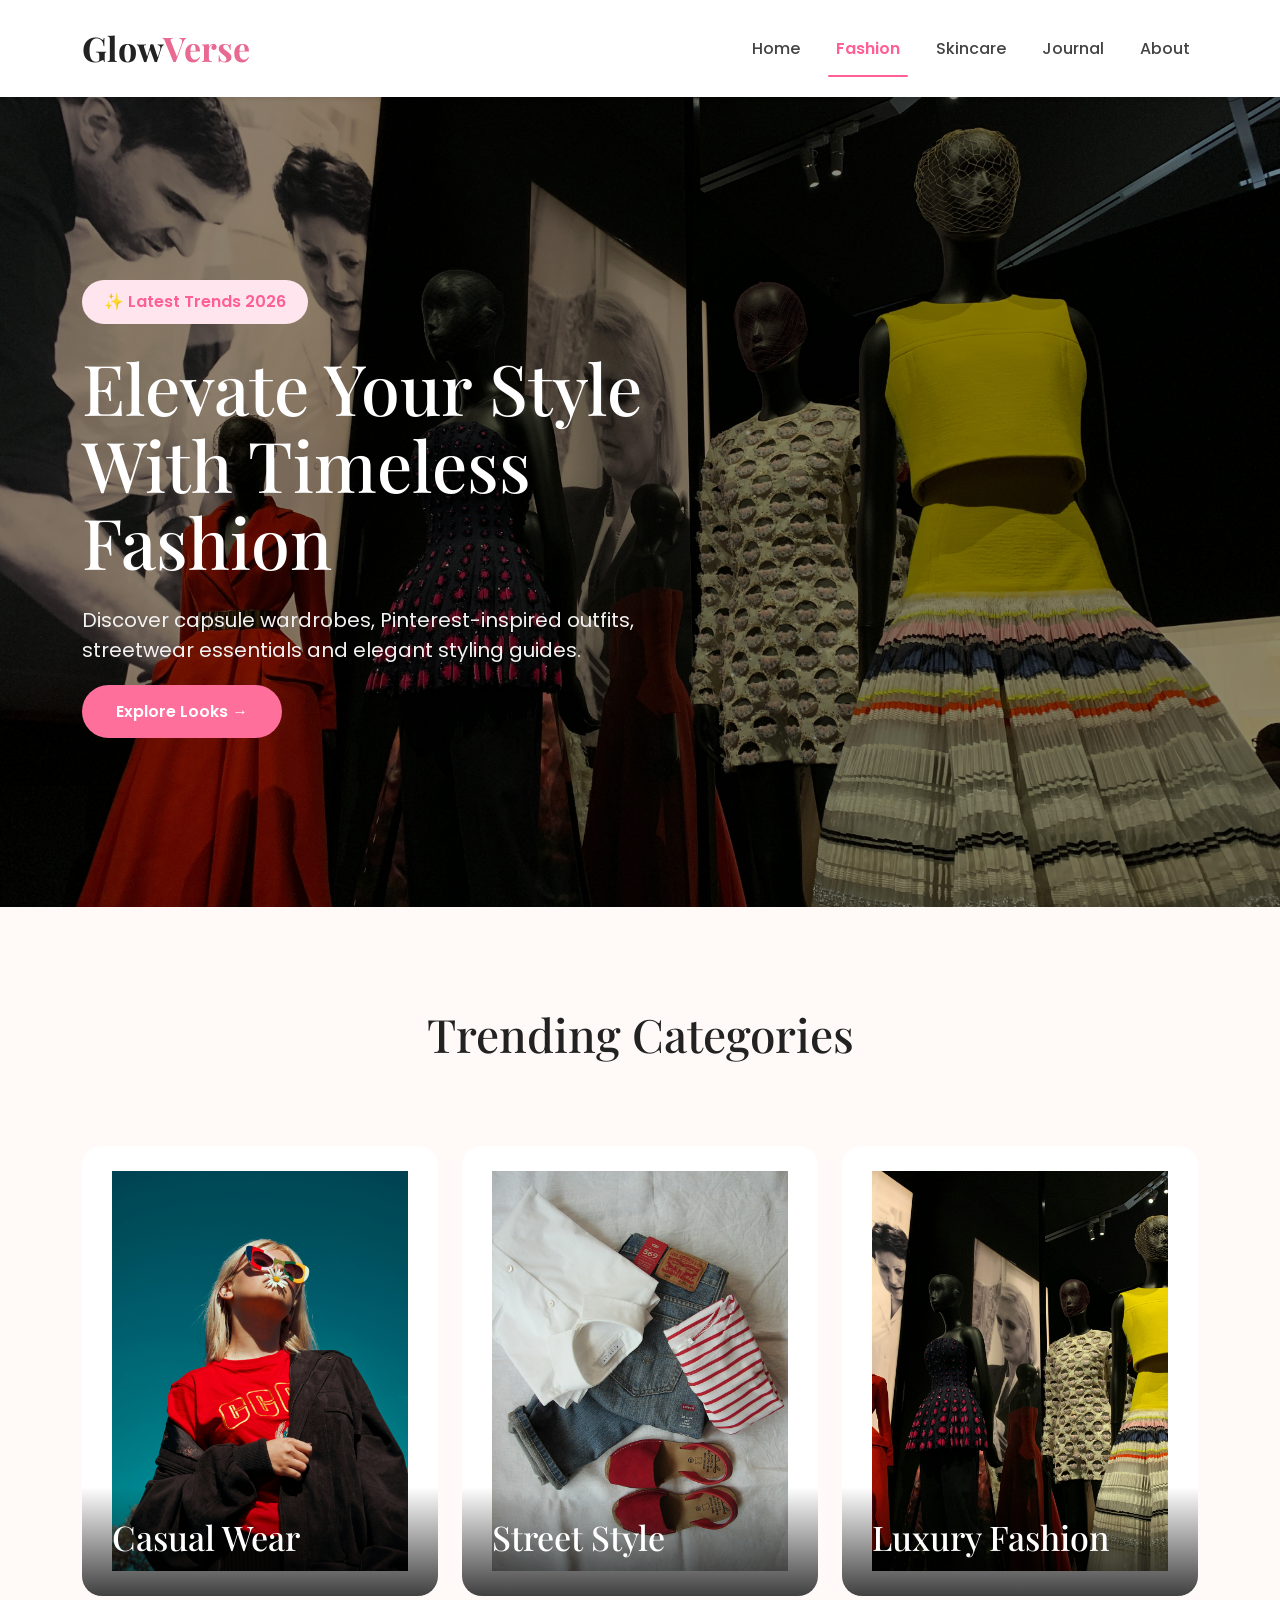
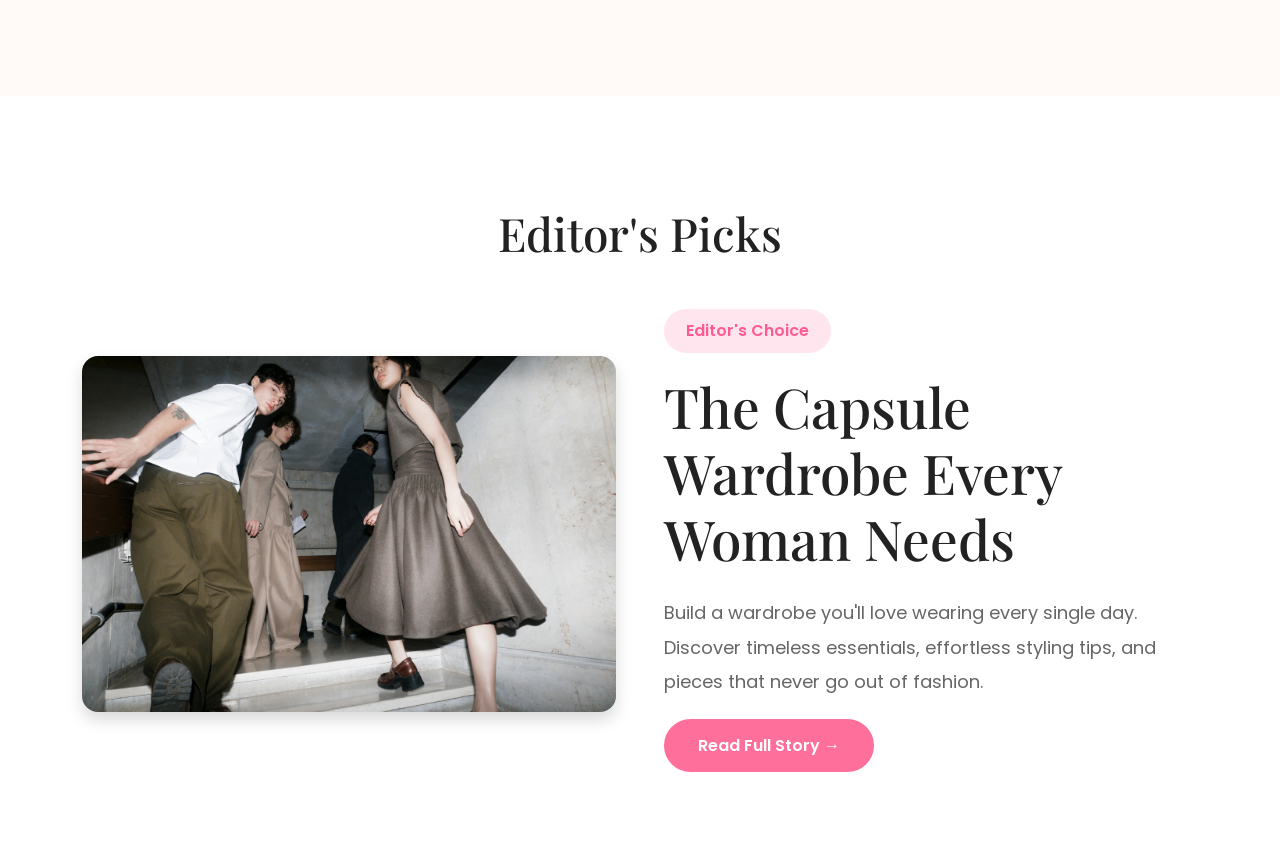
<file: fashion.html>
<!DOCTYPE html>
<html lang="en">

<head>

<meta charset="UTF-8">

<meta name="viewport"
content="width=device-width, initial-scale=1.0">

<title>Fashion | GlowVerse</title>

<link href="https://cdn.jsdelivr.net/npm/bootstrap@5.3.3/dist/css/bootstrap.min.css" rel="stylesheet">

<link href="https://fonts.googleapis.com/css2?family=Playfair+Display:wght@600;700&family=Poppins:wght@300;400;500;600&display=swap" rel="stylesheet">

<link rel="stylesheet" href="css/style.css">

</head>

<body>

<!-- Navbar -->
<nav class="navbar navbar-expand-lg bg-white sticky-top shadow-sm">

    <div class="container">

        <a class="navbar-brand logo" href="index.html">
            Glow<span>Verse</span>
        </a>

        <button class="navbar-toggler"
            type="button"
            data-bs-toggle="collapse"
            data-bs-target="#menu">

            <span class="navbar-toggler-icon"></span>

        </button>

        <div class="collapse navbar-collapse" id="menu">

            <ul class="navbar-nav ms-auto">

                <li class="nav-item">
                    <a class="nav-link" href="index.html">Home</a>
                </li>

                <li class="nav-item">
                    <a class="nav-link active" href="fashion.html">Fashion</a>
                </li>

                <li class="nav-item">
                    <a class="nav-link" href="skincare.html">Skincare</a>
                </li>

                <li class="nav-item">
                    <a class="nav-link" href="journal.html">Journal</a>
                </li>

                <li class="nav-item">
                    <a class="nav-link" href="about.html">About</a>
                </li>

            </ul>

        </div>

    </div>

</nav>



<section class="fashion-hero">

    <div class="container">

        <div class="fashion-content">

            <span class="hero-tag">
                ✨ Latest Trends 2026
            </span>

            <h1>
                Elevate Your Style
                With Timeless Fashion
            </h1>

            <p>

                Discover capsule wardrobes, Pinterest-inspired outfits,
                streetwear essentials and elegant styling guides.

            </p>

            <a href="#categories" class="btn-fashion">
                Explore Looks →
            </a>

        </div>

    </div>

</section>
<section id="categories" class="fashion-categories">

    <div class="container">

        <h2 class="section-title text-center">
            Trending Categories
        </h2>

        <div class="row g-4 mt-4">

            <div class="col-md-4">

                <div class="category-card">

                    <img src="images/fashion1.jpg" alt="Casual Wear">

                    <div class="category-overlay">
                        <h3>Casual Wear</h3>
                    </div>

                </div>

            </div>

            <div class="col-md-4">

                <div class="category-card">

                    <img src="images/fashion2.jpg" alt="Street Style">

                    <div class="category-overlay">
                        <h3>Street Style</h3>
                    </div>

                </div>

            </div>

            <div class="col-md-4">

                <div class="category-card">

                    <img src="images/fashion-banner.jpg" alt="Luxury Fashion">

                    <div class="category-overlay">
                        <h3>Luxury Fashion</h3>
                    </div>

                </div>

            </div>

        </div>

    </div>

</section>

<section class="editor-section">

    <div class="container">

        <h2 class="section-title text-center mb-5">
            Editor's Picks
        </h2>

        <div class="row align-items-center g-5">

            <div class="col-lg-6">

                <img src="images/fashion-editorial-1.jpg"
                     class="img-fluid rounded-4 shadow">

            </div>

            <div class="col-lg-6">

                <span class="editor-tag">
                    Editor's Choice
                </span>

                <h2 class="editor-title">

                    The Capsule Wardrobe
                    Every Woman Needs

                </h2>

                <p class="editor-text">

                    Build a wardrobe you'll love wearing every single day.
                    Discover timeless essentials, effortless styling tips,
                    and pieces that never go out of fashion.

                </p>

                <a href="#" class="btn-fashion">

                    Read Full Story →

                </a>

            </div>

        </div>

    </div>

</section>




<script src="https://cdn.jsdelivr.net/npm/bootstrap@5.3.3/dist/js/bootstrap.bundle.min.js"></script>

</body>

</html>
</file>
<file: css/style.css>
/* ===========================
   GLOWVERSE V1
=========================== */

*{
    margin:0;
    padding:0;
    box-sizing:border-box;
}

body{
    font-family:'Poppins',sans-serif;
    background:#FAF8F6;
    color:#222;
}

html{
    scroll-behavior:smooth;
}

/* NAVBAR */

.navbar{
    padding:18px 0;
    background:rgba(255,255,255,.95)!important;
    backdrop-filter:blur(12px);
}

.logo{
    font-family:'Playfair Display',serif;
    font-size:34px;
    font-weight:700;
    color:#222!important;
}

.logo span{
    color:#E86A92;
}

.nav-link{
    color:#444!important;
    font-weight:500;
    margin-left:20px;
    transition:.3s;
}

.nav-link:hover{
    color:#E86A92!important;
}

.nav-link.active{

color:#FF5F95 !important;

font-weight:600;

position:relative;

}

.nav-link.active::after{

content:"";

position:absolute;

left:0;

bottom:-8px;

width:100%;

height:2px;

background:#FF5F95;

border-radius:10px;

}
/* HERO */

.hero{

    min-height:75vh;
    padding:120px 0;

    display:flex;

    align-items:center;

    background:linear-gradient(135deg,#FFF8FA,#FFF4F1);

}

.badge-custom{

    background:#FFE6EF;

    color:#E86A92;

    padding:10px 18px;

    border-radius:40px;

    display:inline-block;

    margin-bottom:25px;

    font-size:14px;

    font-weight:600;

}

.hero h1{

    font-family:'Playfair Display',serif;

    font-size:64px;

    line-height:1.15;

    margin-bottom:25px;

}

.hero p{

    font-size:19px;

    color:#666;

    line-height:1.8;

    margin-bottom:35px;

}

.btn-main{

    background:#E86A92;

    color:white;

    padding:15px 36px;

    border-radius:50px;

    text-decoration:none;

    font-weight:600;

    transition:.3s;

}

.btn-main:hover{

    background:#d95b85;

    color:white;

    transform:translateY(-3px);

}

.hero-img{

    width:100%;

    max-width:520px;

    border-radius:30px;

    box-shadow:0 25px 60px rgba(0,0,0,.12);

}

/* SECTIONS */

.section{

    padding:100px 0;

}

.section-title{

    text-align:center;

    font-family:'Playfair Display',serif;

    font-size:46px;

    margin-bottom:60px;

}

/* CARDS */

.card-custom{

    background:white;

    border-radius:25px;

    overflow:hidden;

    box-shadow:0 15px 40px rgba(0,0,0,.08);

    transition:.4s;

}

.card-custom:hover{

    transform:translateY(-10px);

}

.card-custom img{

    width:100%;

    height:330px;

    object-fit:cover;

}

.card-custom h3{

    padding:25px 25px 10px;

    font-family:'Playfair Display',serif;

}

.card-custom p{

    padding:0 25px 30px;

    color:#666;

}

/* FOOTER */

footer{

    padding:60px;

    text-align:center;

    background:white;

    margin-top:80px;

}

/* MOBILE */

@media(max-width:992px){

/* HERO */

.hero{

padding:120px 0;

background:linear-gradient(135deg,#FFF9FA,#FFF4F0);

overflow:hidden;

}

.hero h1{

font-family:'Playfair Display',serif;

font-size:72px;

line-height:1.05;

margin:25px 0;

}

.hero p{

font-size:18px;

line-height:1.9;

color:#666;

max-width:520px;

}

.hero-buttons{

display:flex;

gap:20px;

margin-top:40px;

}

.btn-main{

background:#E86A92;

color:white;

padding:16px 38px;

border-radius:50px;

text-decoration:none;

font-weight:600;

transition:.3s;

}

.btn-main:hover{

background:#d75783;

transform:translateY(-4px);

}

.btn-outline{

padding:16px 38px;

border-radius:50px;

border:1px solid #ddd;

text-decoration:none;

color:#222;

background:white;

transition:.3s;

}

.btn-outline:hover{

background:#222;

color:white;

}

.hero-image{

position:relative;

}

.hero-img{
width:92%;
display:block;
margin:auto;
border-radius:28px;
box-shadow:0 25px 60px rgba(0,0,0,.12);
}

.floating-card{
position:absolute;
bottom:40px;
left:-35px;
background:white;
padding:18px 22px;
border-radius:18px;
box-shadow:0 20px 45px rgba(0,0,0,.15);
z-index:10;
}

.floating-card h4{

font-size:18px;

margin:8px 0;

font-family:'Playfair Display',serif;

}

.stats{
display:flex;
justify-content:flex-start;
align-items:center;
gap:60px;
margin-top:45px;
flex-wrap:nowrap;
}

.stats div{
display:flex;
flex-direction:column;
align-items:flex-start;
}

.stats h3{
font-size:42px;
font-family:'Playfair Display',serif;
margin:0;
line-height:1;
color:#222;
}

.stats span{
margin-top:8px;
font-size:15px;
color:#777;
font-weight:500;
}

.stats h3{

font-family:'Playfair Display',serif;

font-size:36px;

margin-bottom:5px;

}

.stats span{

color:#777;

font-size:14px;

}

@media(max-width:992px){

.hero{

text-align:center;

padding:80px 0;

}

.hero h1{

font-size:52px;

}

.hero-buttons{
display:flex;
gap:18px;
margin-top:35px;
align-items:center;
}

.btn-main,
.btn-outline{
display:inline-flex;
align-items:center;
justify-content:center;
padding:16px 34px;
border-radius:50px;
font-weight:600;
text-decoration:none;
transition:.3s;
min-width:190px;
height:58px;
}

.btn-main{
background:#E86A92;
color:#fff;
}

.btn-main:hover{
background:#d95784;
transform:translateY(-3px);
}

.btn-outline{
background:#fff;
color:#222;
border:1px solid #ddd;
}

.btn-outline:hover{
background:#222;
color:#fff;
}
.stats{

justify-content:center;

flex-wrap:wrap;

}

.floating-card{

left:50%;

transform:translateX(-50%);

bottom:-20px;

}

}

.section-title{

font-size:34px;

}

}

/* ==========================
FEATURED COLLECTIONS
========================== */

.collections{
    padding:100px 0;
}

.collection{

height:450px;

border-radius:25px;

overflow:hidden;

position:relative;

background-size:cover;

background-position:center;

background-repeat:no-repeat;

display:flex;

align-items:flex-end;

margin-bottom:30px;

transition:.4s;

}
.collection::before{

content:"";

position:absolute;

inset:0;

background:rgba(0,0,0,.15);

z-index:1;

}

.collection:hover{

transform:scale(1.02);

}

.collection:hover{
    background-size:110%;
}

.fashion{
    background-image:url("../images/fashion-banner.jpg");
}

.skincare{
    background-image:url("../images/skincare-banner.jpg");
}

.overlay{

position:absolute;

left:0;

bottom:0;

width:100%;

padding:40px;

background:linear-gradient(
to top,
rgba(0,0,0,.75),
rgba(0,0,0,.2),
transparent
);

color:white;

z-index:2;

}
.overlay h2{

font-size:48px;

margin-bottom:15px;

}

.overlay p{

font-size:18px;

margin-bottom:20px;

}

.overlay a{

color:white;

font-weight:600;

text-decoration:none;

}

.overlay h2{
    font-family:'Playfair Display',serif;
    font-size:48px;
}

.overlay p{
    margin:15px 0;
    font-size:18px;
}

.overlay a{
    color:white;
    text-decoration:none;
    font-weight:600;
}

/*=========================
AS SEEN IN
==========================*/

.brands{
padding:60px 0;
background:white;
text-align:center;
}

.brands-title{
font-size:14px;
letter-spacing:4px;
text-transform:uppercase;
color:#999;
margin-bottom:30px;
}

.brand-logos{
display:flex;
justify-content:center;
gap:70px;
flex-wrap:wrap;
font-family:'Playfair Display',serif;
font-size:30px;
font-weight:600;
color:#555;
}

.brand-logos span{
transition:.3s;
cursor:pointer;
}

.brand-logos span:hover{
color:#E86A92;
transform:translateY(-4px);
}
/* ===========================
   LATEST ARTICLES
=========================== */

.articles-section{
    padding:100px 0;
    background:#fffaf8;
}

.article-card{
    position:relative;
    overflow:hidden;
    border-radius:28px;
    background:#fff;
    box-shadow:0 15px 40px rgba(0,0,0,.08);
    transition:.4s ease;
}

.article-card img{
    width:100%;
    display:block;
    object-fit:cover;
    transition:.5s;
}

.article-card.large img{
    height:520px;
}

.article-card.small img{
    height:248px;
}

.article-content{
    position:absolute;
    bottom:0;
    left:0;
    width:100%;
    padding:35px;
    color:#fff;
    background:linear-gradient(
        transparent,
        rgba(0,0,0,.75)
    );
}

.article-content span{
    display:inline-block;
    background:#ff6fa8;
    padding:6px 14px;
    border-radius:30px;
    font-size:13px;
    margin-bottom:15px;
}

.article-content h3{
    font-family:'Playfair Display',serif;
    font-size:34px;
    margin-bottom:12px;
}

.article-card.small h3{
    font-size:26px;
}

.article-content p{
    color:#eee;
    margin-bottom:18px;
}

.article-content a{
    color:#fff;
    text-decoration:none;
    font-weight:600;
}

.article-card:hover{
    transform:translateY(-10px);
}

.article-card:hover img{
    transform:scale(1.08);
}

/*=========================
Fashion Hero
==========================*/

.fashion-hero{

height:90vh;

display:flex;

align-items:center;

background:

linear-gradient(rgba(0,0,0,.45),rgba(0,0,0,.45)),

url("../images/fashion-banner.jpg");

background-size:cover;

background-position:center;

color:white;

}

.fashion-content{

max-width:650px;

}

.hero-tag{

display:inline-block;

background:#ff6f9c;

padding:10px 22px;

border-radius:30px;

font-weight:600;

margin-bottom:25px;

}

.fashion-content h1{

font-size:70px;

font-family:"Playfair Display",serif;

line-height:1.1;

margin-bottom:25px;

}

.fashion-content p{

font-size:20px;

margin-bottom:35px;

color:#f2f2f2;

}

.btn-fashion{

background:#ff6f9c;

color:white;

padding:15px 34px;

border-radius:50px;

font-weight:600;

text-decoration:none;

transition:.3s;

}

.btn-fashion:hover{

background:white;

color:black;

}

/*=========================
Trending Categories
=========================*/

.fashion-categories{

padding:100px 0;

background:#fffaf8;

}

.category-card{

position:relative;

overflow:hidden;

border-radius:20px;

height:450px;

cursor:pointer;

}

.category-card img{

width:100%;

height:100%;

object-fit:cover;

transition:.5s;

}

.category-card:hover img{

transform:scale(1.08);

}

.category-overlay{

position:absolute;

bottom:0;

left:0;

width:100%;

padding:30px;

background:linear-gradient(transparent,rgba(0,0,0,.75));

}

.category-overlay h3{

color:white;

font-size:34px;

font-family:"Playfair Display",serif;

}

/*=========================
Editor's Picks
=========================*/

.editor-section{

padding:110px 0;

background:white;

}

.editor-tag{

display:inline-block;

padding:10px 22px;

background:#ffe6ee;

color:#ff5b93;

font-weight:600;

border-radius:40px;

margin-bottom:20px;

}

.editor-title{

font-size:55px;

font-family:"Playfair Display",serif;

margin-bottom:25px;

}

.editor-text{

font-size:18px;

line-height:1.9;

color:#666;

margin-bottom:35px;

}

/*=========================
SKINCARE HERO
==========================*/

.skincare-hero{

min-height:75vh;

display:flex;

align-items:center;

padding:120px 0;

background:
linear-gradient(rgba(255,255,255,.35),rgba(255,255,255,.35)),
url("../images/skincare-hero.jpg");

background-size:cover;

background-position:center;

}

.skincare-content{

max-width:650px;

}

.skincare-content h1{

font-size:70px;

font-family:"Playfair Display",serif;

line-height:1.1;

margin-bottom:25px;

}

.skincare-content p{

font-size:20px;

line-height:1.8;

color:#555;

margin-bottom:35px;

}

.hero-tag{

display:inline-block;

padding:10px 22px;

background:#FFE6EE;

color:#FF5F95;

border-radius:40px;

font-weight:600;

margin-bottom:25px;

}


/*=========================
SHOP BY SKIN GOAL
=========================*/

.skin-goals{

padding:100px 0;

background:#FFF9F8;

}

.section-subtitle{

max-width:650px;

margin:auto;

color:#666;

font-size:18px;

}

.goal-card{

background:#fff;

padding:35px;

border-radius:22px;

height:100%;

text-align:left;

box-shadow:0 15px 35px rgba(0,0,0,.06);

transition:.35s;

}

.goal-card:hover{

transform:translateY(-8px);

box-shadow:0 20px 45px rgba(0,0,0,.12);

}

.goal-icon{

font-size:48px;

margin-bottom:20px;

}

.goal-card h3{

font-family:"Playfair Display",serif;

margin-bottom:15px;

font-size:34px;

}

.goal-card p{

color:#666;

line-height:1.8;

margin-bottom:20px;

}

.goal-card a{

display:inline-block;

padding:12px 24px;

background:#FF5F95;

color:white;

border-radius:50px;

text-decoration:none;

font-weight:600;

transition:.3s;

}

.goal-card a:hover{

background:#222;

color:white;

}

/*=========================
FEATURED BUYING GUIDES
==========================*/

.featured-guides{

padding:100px 0;

background:white;

}

.guide-card{

background:#fff;

border-radius:24px;

overflow:hidden;

box-shadow:0 15px 35px rgba(0,0,0,.08);

transition:.35s;

height:100%;

}

.guide-card:hover{

transform:translateY(-8px);

}

.guide-card img{

width:100%;

height:260px;

object-fit:cover;

}

.guide-content{

padding:25px;

}

.guide-content span{

display:inline-block;

padding:8px 16px;

background:#FFE6EE;

color:#FF5F95;

border-radius:30px;

font-size:14px;

margin-bottom:18px;

}

.guide-content h3{

font-family:"Playfair Display",serif;

font-size:32px;

margin-bottom:20px;

line-height:1.3;

}

.guide-content a{

color:#FF5F95;

text-decoration:none;

font-weight:600;

}

.guide-content a:hover{

color:#222;

}

/*================================
BEST SUNSCREENS
================================*/

.sunscreen-section{

    padding:100px 0;

    background:#FFF9F8;

}

.section-tag{

    display:inline-block;

    padding:9px 18px;

    margin-bottom:18px;

    background:#FFE6EE;

    color:#FF5F95;

    border-radius:30px;

    font-size:14px;

    font-weight:600;

}


.product-card{

    background:#ffffff;

    border-radius:24px;

    overflow:hidden;

    height:100%;

    box-shadow:0 12px 30px rgba(0,0,0,.06);

    transition:.35s;

}


.product-card:hover{

    transform:translateY(-8px);

    box-shadow:0 20px 45px rgba(0,0,0,.12);

}


.product-image{

    width:100%;

    height:300px;

    background:#f8f8f8;

    display:flex;

    align-items:center;

    justify-content:center;

    overflow:hidden;

}


.product-image img{

    width:100%;

    height:100%;

    object-fit:contain;

    transition:.4s;

}


.product-card:hover .product-image img{

    transform:scale(1.04);

}


.product-info{

    padding:28px;

}


.product-brand{

    color:#FF5F95;

    font-size:14px;

    font-weight:600;

    text-transform:uppercase;

    letter-spacing:1px;

}


.product-info h3{

    font-family:"Playfair Display",serif;

    font-size:27px;

    line-height:1.3;

    margin:10px 0 12px;

}


.spf{

    display:inline-block;

    padding:7px 12px;

    background:#F8F1F3;

    color:#555;

    border-radius:20px;

    font-size:13px;

    font-weight:600;

    margin-bottom:15px;

}


.product-info p{

    color:#666;

    line-height:1.7;

    margin-bottom:22px;

}


.amazon-btn{

    display:inline-block;

    width:100%;

    text-align:center;

    padding:13px 20px;

    background:#FF5F95;

    color:#ffffff;

    border-radius:40px;

    text-decoration:none;

    font-weight:600;

    transition:.3s;

}


.amazon-btn:hover{

    background:#222;

    color:#ffffff;

}
/*=========================
FEATURED PRODUCTS
==========================*/

.featured-products{

    padding:100px 0;

    background:#fff;

}


.products-heading{

    text-align:center;

    max-width:750px;

    margin:0 auto 60px;

}


.section-tag{

    display:inline-block;

    padding:10px 20px;

    background:#FFE6EE;

    color:#FF5F95;

    border-radius:40px;

    font-weight:600;

    margin-bottom:20px;

}


.products-heading h2{

    font-family:"Playfair Display",serif;

    font-size:52px;

    margin-bottom:18px;

    color:#222;

}


.products-heading p{

    font-size:18px;

    color:#666;

    line-height:1.7;

}


/* PRODUCT GRID */

.product-grid{

    display:grid;

    grid-template-columns:
    repeat(3, 1fr);

    gap:30px;

}


/* PRODUCT CARD */

.product-card{

    background:#fff;

    border-radius:25px;

    overflow:hidden;

    box-shadow:
    0 15px 40px rgba(0,0,0,.08);

    transition:
    transform .3s ease,
    box-shadow .3s ease;

}


.product-card:hover{

    transform:translateY(-8px);

    box-shadow:
    0 20px 50px rgba(0,0,0,.12);

}


/* PRODUCT IMAGE */

.product-image{

    width:100%;

    height:320px;

    overflow:hidden;

    background:#f7f7f7;

}


.product-image img{

    width:100%;

    height:100%;

    object-fit:cover;

    display:block;

    transition:
    transform .4s ease;

}


.product-card:hover
.product-image img{

    transform:scale(1.04);

}


/* PRODUCT INFORMATION */

.product-info{

    padding:30px;

}


.product-category{

    display:inline-block;

    padding:8px 17px;

    background:#FFE6EE;

    color:#FF5F95;

    border-radius:30px;

    font-size:14px;

    font-weight:500;

    margin-bottom:18px;

}


.product-info h3{

    font-family:"Playfair Display",serif;

    font-size:29px;

    line-height:1.25;

    color:#222;

    margin-bottom:12px;

}


.product-details{

    font-weight:600;

    color:#FF5F95;

    margin-bottom:12px;

    font-size:16px;

}


.product-description{

    color:#666;

    font-size:16px;

    line-height:1.7;

    margin-bottom:25px;

}


/* AMAZON BUTTON */

.amazon-btn{

    display:inline-block;

    padding:13px 25px;

    background:#FF5F95;

    color:white;

    text-decoration:none;

    border-radius:30px;

    font-weight:600;

    transition:
    background .3s ease,
    transform .3s ease;

}


.amazon-btn:hover{

    background:#e94f83;

    color:white;

    transform:translateY(-2px);

}


/* AFFILIATE DISCLOSURE */

.affiliate-disclosure{

    padding:20px 0;

    background:#FFF7FA;

    text-align:center;

}


.affiliate-disclosure p{

    margin:0;

    font-size:13px;

    color:#777;

}


/*=========================
MOBILE
==========================*/

@media(max-width:900px){

    .product-grid{

        grid-template-columns:
        repeat(2, 1fr);

    }

}


@media(max-width:600px){

    .featured-products{

        padding:70px 0;

    }


    .products-heading h2{

        font-size:40px;

    }


    .product-grid{

        grid-template-columns:1fr;

    }


    .product-image{

        height:300px;

    }

}
/*==================================================
  SKINCARE PAGE
==================================================*/


/*==================================================
  SKINCARE HERO
==================================================*/

.skin-hero{

    height:80vh;

    background-image:
    url("../images/skincare-main.jpg");

    background-size:cover;

    background-position:center;

    position:relative;

}


.skin-hero-overlay{

    width:100%;

    height:100%;

    background:
    rgba(75,35,20,.30);

    display:flex;

    align-items:center;

    justify-content:center;

}


.skin-hero-content{

    text-align:center;

    color:white;

}


.skin-hero-content h1{

    font-family:"Poppins",sans-serif;

    font-size:80px;

    font-weight:300;

    letter-spacing:4px;

    margin-bottom:80px;

}


.skin-buy-btn{

    display:inline-block;

    padding:14px 40px;

    background:#D97D5B;

    color:white;

    text-decoration:none;

    font-family:"Poppins",sans-serif;

    font-weight:500;

    transition:.3s;

}


.skin-buy-btn:hover{

    background:#c76c4d;

    color:white;

}



/*==================================================
  BESTSELLERS
==================================================*/

.skin-bestsellers{

    padding:90px 0;

    background:#FFF0E9;

    text-align:center;

}


.skin-bestsellers h2{

    font-family:"Poppins",sans-serif;

    font-size:52px;

    font-weight:300;

    color:#D47757;

    margin-bottom:50px;

}


.bestseller-grid{

    display:grid;

    grid-template-columns:
    repeat(4,1fr);

    gap:40px;

    max-width:1100px;

    margin:auto;

}


.bestseller-card{

    text-align:left;

}


.bestseller-card img{

    width:100%;

    height:285px;

    object-fit:cover;

    display:block;

    transition:.3s;

}


.bestseller-card img:hover{

    transform:scale(1.02);

}


.bestseller-card p{

    font-family:"Poppins",sans-serif;

    font-size:15px;

    color:#513B32;

    margin-top:12px;

}


.skin-view-btn{

    display:inline-block;

    margin-top:50px;

    padding:13px 45px;

    background:#D97D5B;

    color:white;

    text-decoration:none;

    font-family:"Poppins",sans-serif;

    font-weight:500;

    transition:.3s;

}


.skin-view-btn:hover{

    background:#c76c4d;

    color:white;

}



/*==================================================
  SHOP BY PRODUCT TYPE
==================================================*/

.product-type-section{

    min-height:650px;

    display:grid;

    grid-template-columns:1fr 1fr;

    background:#FFF0E9;

}


.product-type-left{

    display:flex;

    align-items:center;

    justify-content:center;

    text-align:center;

}


.product-type-left h2{

    font-family:"Poppins",sans-serif;

    font-size:58px;

    font-weight:300;

    line-height:1.15;

    color:#D47757;

}


.product-type-right{

    position:relative;

    overflow:hidden;

}


.product-type-right img{

    width:100%;

    height:100%;

    min-height:650px;

    object-fit:cover;

}


.product-type-link{

    position:absolute;

    top:20px;

    left:20px;

}


.product-type-link a{

    color:white;

    font-size:16px;

    text-decoration:underline;

}



/*==================================================
  PRODUCT CATEGORIES
==================================================*/

.product-categories{

    padding:100px 0;

    background:#FFF0E9;

}


.product-categories h2{

    text-align:center;

    font-family:"Playfair Display",serif;

    font-size:50px;

    margin-bottom:50px;

    color:#3B2923;

}


.category-grid{

    display:grid;

    grid-template-columns:
    repeat(2,1fr);

    gap:15px;

    max-width:1000px;

    margin:auto;

}


.category-card{

    display:flex;

    justify-content:space-between;

    align-items:center;

    padding:25px 30px;

    background:#fff;

    color:#4B362F;

    text-decoration:none;

    font-family:"Poppins",sans-serif;

    font-size:18px;

    transition:.3s;

}


.category-card:hover{

    background:#D97D5B;

    color:white;

}



/*==================================================
  AMAZON DISCLOSURE
==================================================*/

.affiliate-disclosure{

    padding:25px;

    background:#FFF0E9;

    text-align:center;

}


.affiliate-disclosure p{

    margin:0;

    font-size:12px;

    color:#806B62;

}



/*==================================================
  MOBILE
==================================================*/

@media(max-width:900px){

    .skin-hero{

        height:70vh;

    }


    .skin-hero-content h1{

        font-size:60px;

    }


    .bestseller-grid{

        grid-template-columns:
        repeat(2,1fr);

    }


    .product-type-section{

        grid-template-columns:1fr;

    }


    .product-type-right img{

        min-height:450px;

    }

}


@media(max-width:600px){

    .skin-hero-content h1{

        font-size:45px;

        margin-bottom:50px;

    }


    .bestseller-grid{

        grid-template-columns:1fr;

    }


    .product-type-left{

        min-height:400px;

    }


    .product-type-left h2{

        font-size:42px;

    }


    .category-grid{

        grid-template-columns:1fr;

    }

}
</file>
